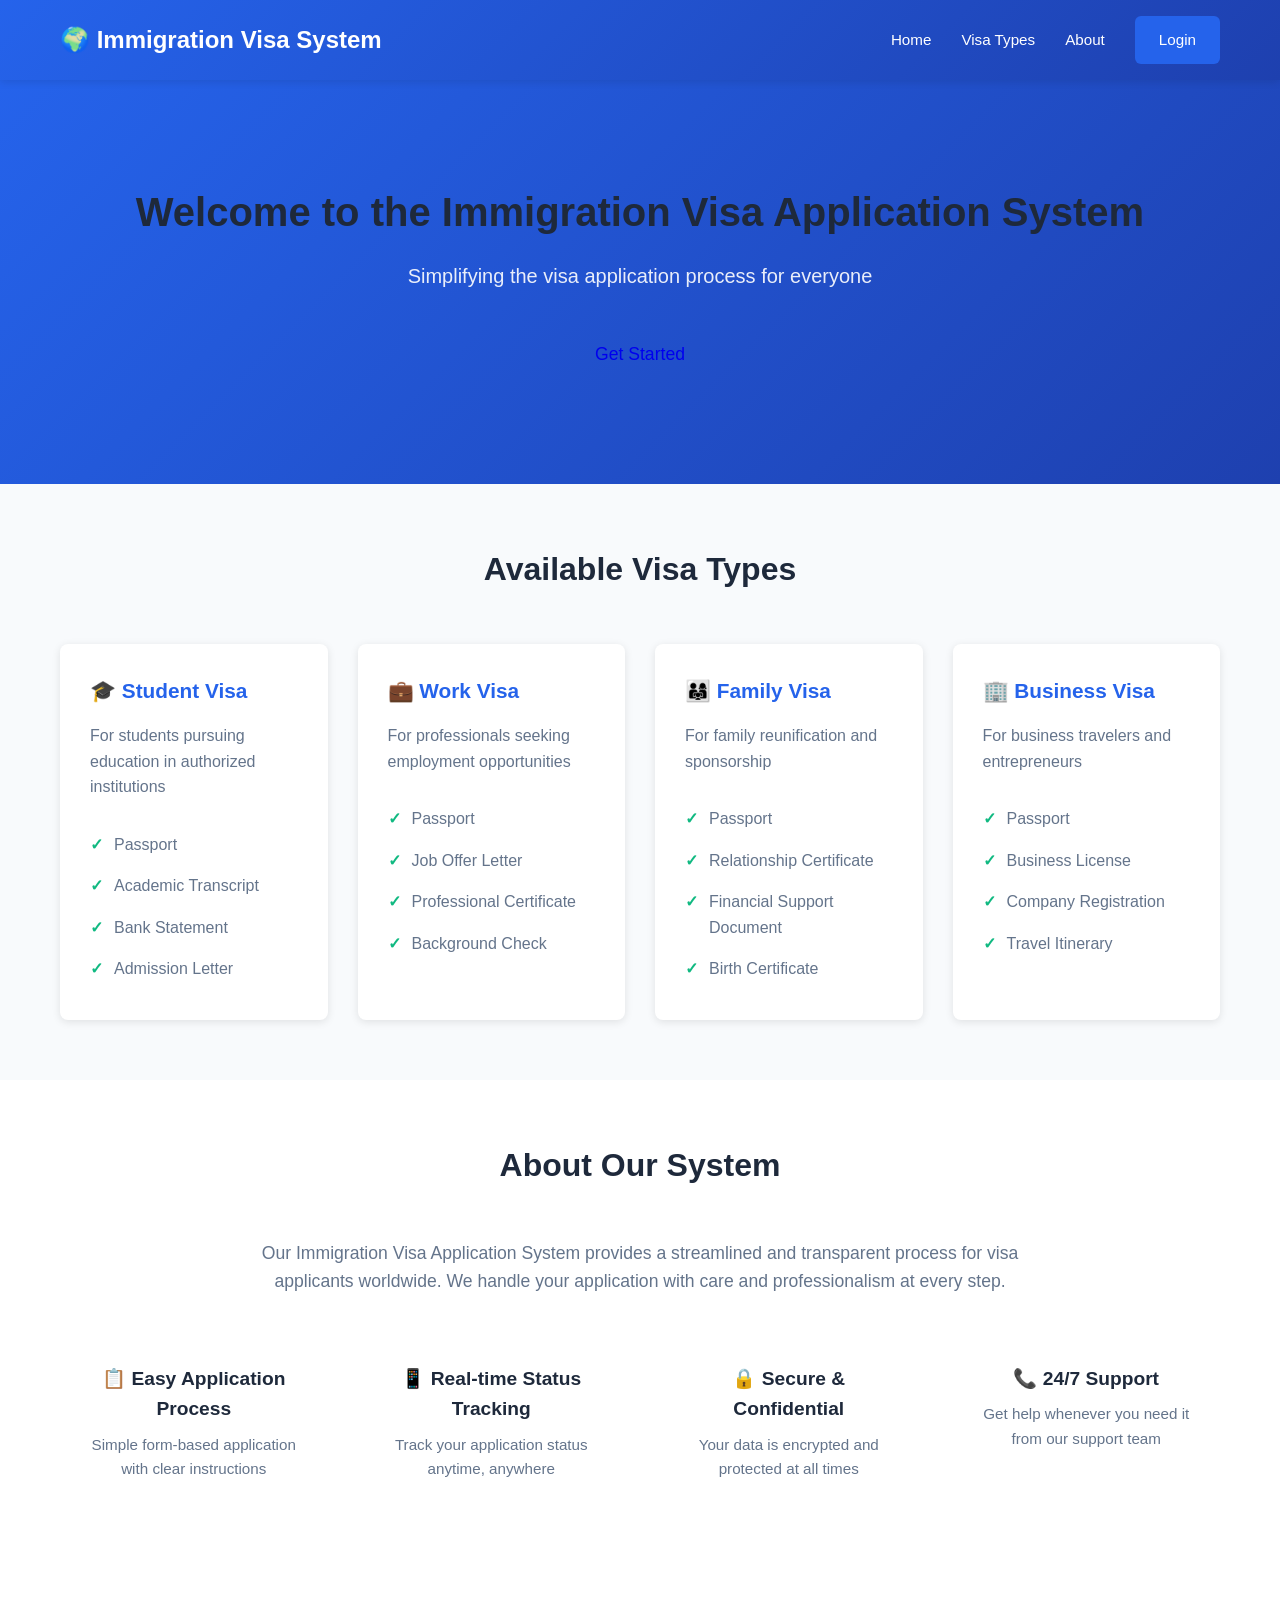
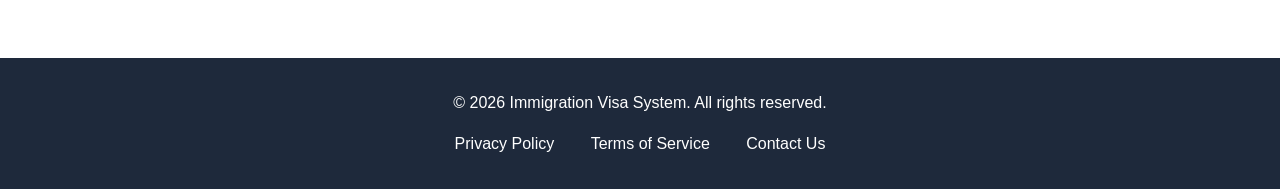
<file: Frontend/index.html>
<!DOCTYPE html>
<html lang="en">
<head>
    <meta charset="UTF-8">
    <meta name="viewport" content="width=device-width, initial-scale=1.0">
    <title>Immigration Visa System</title>
    <link rel="stylesheet" href="style.css">
</head>
<body>
    <!-- Navigation Bar -->
    <nav class="navbar">
        <div class="container">
            <div class="navbar-brand">
                <h1>🌍 Immigration Visa System</h1>
            </div>
            <ul class="navbar-menu">
                <li><a href="index.html">Home</a></li>
                <li><a href="#visa-types">Visa Types</a></li>
                <li><a href="#about">About</a></li>
                <li><a href="login.html" class="btn btn-primary">Login</a></li>
            </ul>
        </div>
    </nav>

    <!-- Hero Section -->
    <section class="hero">
        <div class="container">
            <div class="hero-content">
                <h2>Welcome to the Immigration Visa Application System</h2>
                <p>Simplifying the visa application process for everyone</p>
                <a href="login.html" class="btn btn-large">Get Started</a>
            </div>
        </div>
    </section>

    <!-- Visa Types Section -->
    <section id="visa-types" class="visa-types">
        <div class="container">
            <h2>Available Visa Types</h2>
            <div class="visa-grid">
                <div class="visa-card">
                    <h3>🎓 Student Visa</h3>
                    <p>For students pursuing education in authorized institutions</p>
                    <ul>
                        <li>Passport</li>
                        <li>Academic Transcript</li>
                        <li>Bank Statement</li>
                        <li>Admission Letter</li>
                    </ul>
                </div>

                <div class="visa-card">
                    <h3>💼 Work Visa</h3>
                    <p>For professionals seeking employment opportunities</p>
                    <ul>
                        <li>Passport</li>
                        <li>Job Offer Letter</li>
                        <li>Professional Certificate</li>
                        <li>Background Check</li>
                    </ul>
                </div>

                <div class="visa-card">
                    <h3>👨‍👩‍👧 Family Visa</h3>
                    <p>For family reunification and sponsorship</p>
                    <ul>
                        <li>Passport</li>
                        <li>Relationship Certificate</li>
                        <li>Financial Support Document</li>
                        <li>Birth Certificate</li>
                    </ul>
                </div>

                <div class="visa-card">
                    <h3>🏢 Business Visa</h3>
                    <p>For business travelers and entrepreneurs</p>
                    <ul>
                        <li>Passport</li>
                        <li>Business License</li>
                        <li>Company Registration</li>
                        <li>Travel Itinerary</li>
                    </ul>
                </div>
            </div>
        </div>
    </section>

    <!-- About Section -->
    <section id="about" class="about">
        <div class="container">
            <h2>About Our System</h2>
            <div class="about-content">
                <p>Our Immigration Visa Application System provides a streamlined and transparent process for visa applicants worldwide. We handle your application with care and professionalism at every step.</p>
                <div class="features">
                    <div class="feature">
                        <h4>📋 Easy Application Process</h4>
                        <p>Simple form-based application with clear instructions</p>
                    </div>
                    <div class="feature">
                        <h4>📱 Real-time Status Tracking</h4>
                        <p>Track your application status anytime, anywhere</p>
                    </div>
                    <div class="feature">
                        <h4>🔒 Secure & Confidential</h4>
                        <p>Your data is encrypted and protected at all times</p>
                    </div>
                    <div class="feature">
                        <h4>📞 24/7 Support</h4>
                        <p>Get help whenever you need it from our support team</p>
                    </div>
                </div>
            </div>
        </div>
    </section>

    <!-- Footer -->
    <footer class="footer">
        <div class="container">
            <p>&copy; 2026 Immigration Visa System. All rights reserved.</p>
            <div class="footer-links">
                <a href="#">Privacy Policy</a>
                <a href="#">Terms of Service</a>
                <a href="#">Contact Us</a>
            </div>
        </div>
    </footer>
</body>
</html>
</file>
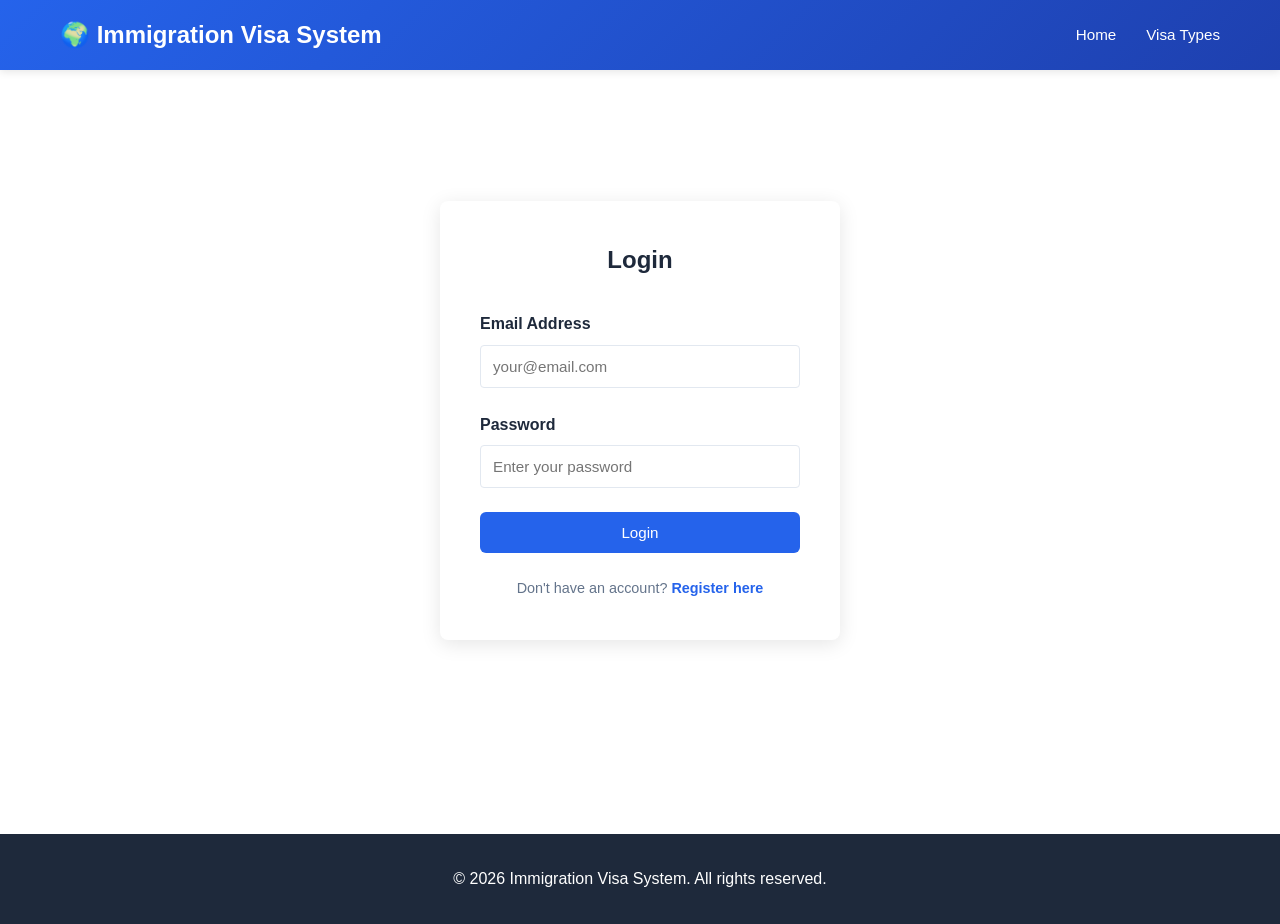
<file: Frontend/admin.html>
<!DOCTYPE html>
<html lang="en">
<head>
    <meta charset="UTF-8">
    <meta name="viewport" content="width=device-width, initial-scale=1.0">
    <title>Officer Dashboard - Immigration Visa System</title>
    <link rel="stylesheet" href="style.css">
</head>
<body>
    <!-- Navigation Bar -->
    <nav class="navbar">
        <div class="container">
            <div class="navbar-brand">
                <h1>🌍 Immigration Visa System — Officer Panel</h1>
            </div>
            <ul class="navbar-menu">
                <li><a href="#" onclick="handleLogout()" class="btn btn-secondary">Logout</a></li>
            </ul>
        </div>
    </nav>

    <div class="form-container">
        <div class="container">

            <!-- Filter Bar -->
            <div class="form-wrapper" style="margin-bottom: 20px;">
                <h2>All Applications</h2>
                <div class="form-group">
                    <label for="status-filter">Filter by Status</label>
                    <select id="status-filter" onchange="loadApplications()">
                        <option value="">All</option>
                        <option value="Submitted">Submitted</option>
                        <option value="Pending">Pending</option>
                        <option value="More Info">More Info</option>
                        <option value="Approved">Approved</option>
                        <option value="Rejected">Rejected</option>
                    </select>
                </div>
            </div>

            <!-- Applications List -->
            <div id="applications-list"></div>

        </div>
    </div>

    <footer class="footer">
        <div class="container">
            <p>&copy; 2026 Immigration Visa System. All rights reserved.</p>
        </div>
    </footer>

    <script>
        const API_BASE = 'http://127.0.0.1:8000';

        function getToken() {
            return localStorage.getItem('token');
        }

        function authHeaders(extra = {}) {
            return { 'Authorization': `Bearer ${getToken()}`, ...extra };
        }

        function checkOfficerAuth() {
            const token = getToken();
            const userStr = localStorage.getItem('user');
            if (!token || !userStr) {
                window.location.href = 'login.html';
                return;
            }
            const user = JSON.parse(userStr);
            if (user.role !== 'officer' && user.role !== 'admin') {
                alert('Access denied. Officer/Admin access only.');
                window.location.href = 'dashboard.html';
            }
        }

        function handleLogout() {
            localStorage.removeItem('token');
            localStorage.removeItem('user');
            window.location.href = 'login.html';
        }

        async function loadApplications() {
            const status = document.getElementById('status-filter').value;
            const url = status
                ? `${API_BASE}/api/admin/applications?status=${encodeURIComponent(status)}`
                : `${API_BASE}/api/admin/applications`;

            const response = await fetch(url, { headers: authHeaders() });
            if (response.status === 401) {
                handleLogout();
                return;
            }
            if (!response.ok) {
                alert('Failed to load applications');
                return;
            }
            const applications = await response.json();
            renderApplications(applications);
        }

        function renderApplications(applications) {
            const container = document.getElementById('applications-list');

            if (applications.length === 0) {
                container.innerHTML = '<div class="form-wrapper"><p>No applications found.</p></div>';
                return;
            }

            container.innerHTML = applications.map(app => `
                <div class="form-wrapper" style="margin-bottom: 16px;" id="app-card-${app.id}">
                    <div style="display:flex; justify-content:space-between; align-items:center; flex-wrap:wrap;">
                        <div>
                            <h3>${app.applicant_name} — ${app.visa_type_name}</h3>
                            <p>Email: ${app.applicant_email}</p>
                            <p>Submitted: ${app.submitted_at ? new Date(app.submitted_at).toLocaleString() : 'N/A'}</p>
                            <p>Status: <strong>${app.status}</strong></p>
                        </div>
                        <div>
                            <button class="btn btn-secondary" onclick="toggleDocuments(${app.id})">View Documents</button>
                        </div>
                    </div>

                    <div id="docs-${app.id}" style="display:none; margin-top: 16px;">
                        <div id="docs-list-${app.id}">Loading documents...</div>

                        <div class="form-group" style="margin-top: 16px;">
                            <label for="status-select-${app.id}">Update Application Status</label>
                            <select id="status-select-${app.id}">
                                <option value="Submitted" ${app.status === 'Submitted' ? 'selected' : ''}>Submitted</option>
                                <option value="Pending" ${app.status === 'Pending' ? 'selected' : ''}>Pending</option>
                                <option value="More Info" ${app.status === 'More Info' ? 'selected' : ''}>More Info</option>
                                <option value="Approved" ${app.status === 'Approved' ? 'selected' : ''}>Approved</option>
                                <option value="Rejected" ${app.status === 'Rejected' ? 'selected' : ''}>Rejected</option>
                            </select>
                            <button class="btn btn-primary" style="margin-top:8px;" onclick="updateApplicationStatus(${app.id})">Save Status</button>
                        </div>
                    </div>
                </div>
            `).join('');
        }

        async function toggleDocuments(appId) {
            const docsDiv = document.getElementById(`docs-${appId}`);
            const isHidden = docsDiv.style.display === 'none';
            docsDiv.style.display = isHidden ? 'block' : 'none';

            if (isHidden) {
                await loadDocuments(appId);
            }
        }

        async function loadDocuments(appId) {
            const response = await fetch(`${API_BASE}/api/admin/applications/${appId}/documents`, {
                headers: authHeaders()
            });
            const listDiv = document.getElementById(`docs-list-${appId}`);

            if (response.status === 401) {
                handleLogout();
                return;
            }
            if (!response.ok) {
                listDiv.innerHTML = '<p>Failed to load documents.</p>';
                return;
            }

            const documents = await response.json();

            if (documents.length === 0) {
                listDiv.innerHTML = '<p>No documents uploaded yet.</p>';
                return;
            }

            // doc.file_path is no longer sent by the API (documents are only
            // reachable through the authenticated /api/documents/{id}/file
            // route now), so "View File" fetches it with the auth header and
            // opens it as a blob instead of linking straight to a static path.
            listDiv.innerHTML = documents.map(doc => `
                <div class="document-list-item" style="display:flex; justify-content:space-between; align-items:center; padding:10px 0; border-bottom:1px solid #ddd;">
                    <div>
                        <strong>${doc.document_type}</strong>
                        <span style="margin-left:10px; color:${doc.verified ? 'green' : 'orange'};">
                            ${doc.verified ? '✅ Verified' : '⏳ Not Verified'}
                        </span>
                    </div>
                    <div>
                        <button class="btn btn-secondary" style="margin-right:8px;" onclick="viewDocument(${doc.id})">View File</button>
                        <button class="btn btn-primary" onclick="verifyDocument(${doc.id}, true, ${appId})">Approve</button>
                        <button class="btn btn-secondary" onclick="verifyDocument(${doc.id}, false, ${appId})">Reject</button>
                    </div>
                </div>
            `).join('');
        }

        async function viewDocument(docId) {
            try {
                const response = await fetch(`${API_BASE}/api/documents/${docId}/file`, {
                    headers: authHeaders()
                });
                if (response.status === 401) {
                    handleLogout();
                    return;
                }
                if (!response.ok) {
                    alert('Failed to load document');
                    return;
                }
                const blob = await response.blob();
                const url = URL.createObjectURL(blob);
                window.open(url, '_blank');
                // Release the blob URL once the browser has had a chance to load it.
                setTimeout(() => URL.revokeObjectURL(url), 60000);
            } catch (error) {
                console.error('Error viewing document:', error);
                alert('Failed to load document');
            }
        }

        async function verifyDocument(docId, verified, appId) {
            const response = await fetch(`${API_BASE}/api/admin/documents/${docId}/verify`, {
                method: 'PATCH',
                headers: authHeaders({ 'Content-Type': 'application/json' }),
                body: JSON.stringify({ verified })
            });

            if (response.status === 401) {
                handleLogout();
                return;
            }
            if (!response.ok) {
                alert('Failed to update document');
                return;
            }

            await loadDocuments(appId);
        }

        async function updateApplicationStatus(appId) {
            const newStatus = document.getElementById(`status-select-${appId}`).value;

            const response = await fetch(`${API_BASE}/api/admin/applications/${appId}/status`, {
                method: 'PATCH',
                headers: authHeaders({ 'Content-Type': 'application/json' }),
                body: JSON.stringify({ status: newStatus })
            });

            if (response.status === 401) {
                handleLogout();
                return;
            }
            if (!response.ok) {
                alert('Failed to update status');
                return;
            }

            alert('Application status updated to ' + newStatus);
            loadApplications();
        }

        window.addEventListener('load', () => {
            checkOfficerAuth();
            loadApplications();
        });
    </script>
</body>
</html>
</file>
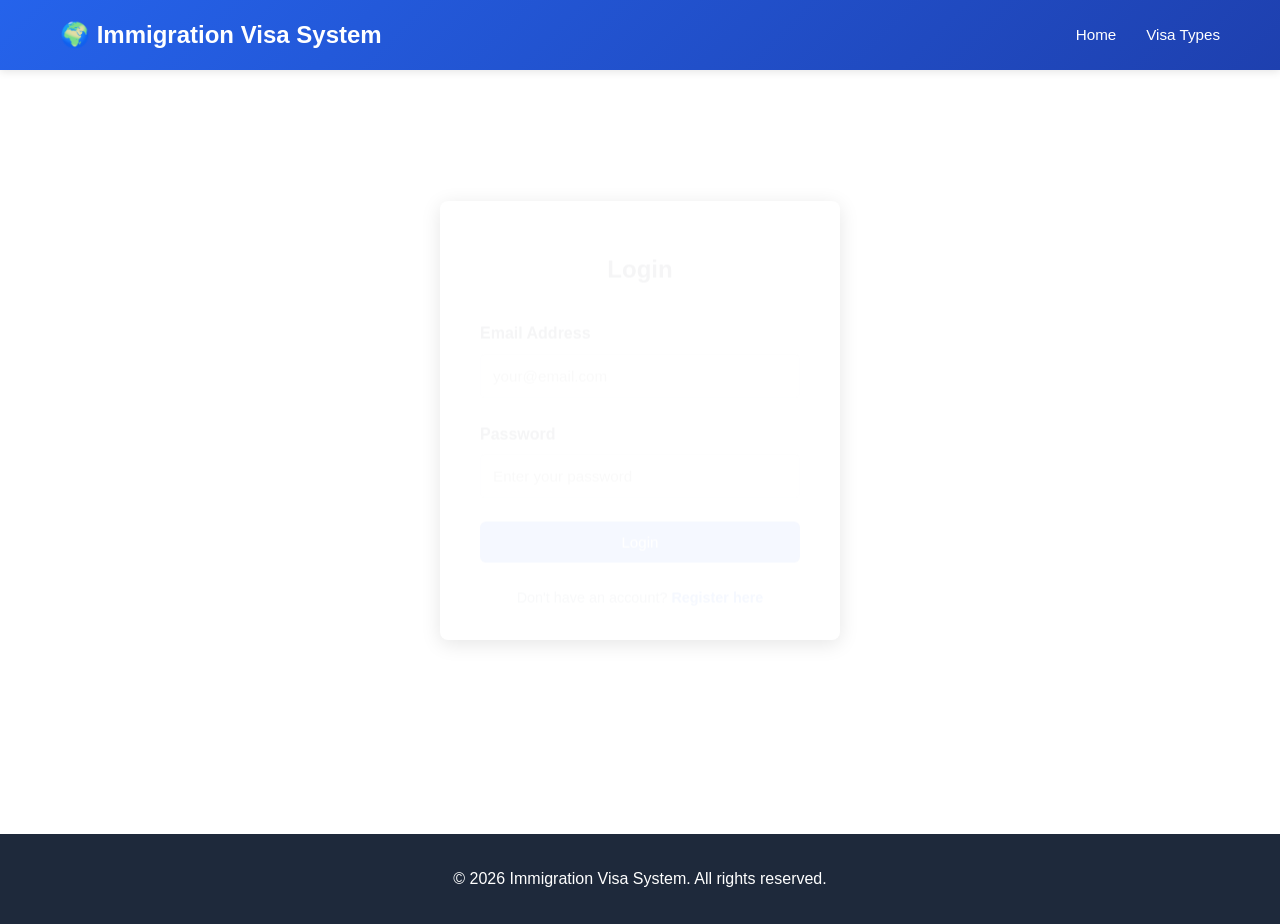
<file: Frontend/apply.html>
<!DOCTYPE html>
<html lang="en">
<head>
    <meta charset="UTF-8">
    <meta name="viewport" content="width=device-width, initial-scale=1.0">
    <title>New Application - Immigration Visa System</title>
    <link rel="stylesheet" href="style.css">
</head>
<body>
    <!-- Navigation Bar -->
    <nav class="navbar">
        <div class="container">
            <div class="navbar-brand">
                <h1>🌍 Immigration Visa System</h1>
            </div>
            <ul class="navbar-menu">
                <li><a href="dashboard.html">Dashboard</a></li>
                <li><a href="#" onclick="handleLogout()" class="btn btn-secondary">Logout</a></li>
            </ul>
        </div>
    </nav>

    <!-- Application Form -->
    <div class="form-container">
        <div class="container">
            <div class="form-wrapper">
                <h2>Create New Visa Application</h2>
                <form id="application-form" onsubmit="handleApplicationSubmit(event)">

                    <!-- Step 1: Select Visa Type -->
                    <div class="form-section">
                        <h3>Step 1: Select Visa Type</h3>
                        <p class="form-help">Choose the type of visa you are applying for</p>

                        <div class="form-group">
                            <label for="visa-type">Visa Type *</label>
                            <select id="visa-type" name="visa_type_id" required onchange="loadVisaRequirements()">
                                <option value="">-- Select Visa Type --</option>
                            </select>
                        </div>
                    </div>

                    <!-- Step 2: Visa Requirements -->
                    <div class="form-section" id="requirements-section" style="display: none;">
                        <h3>Step 2: Required Documents</h3>
                        <p class="form-help">Please check all required documents you will upload</p>

                        <div id="requirements-list" class="document-list">
                            <!-- Dynamically populated -->
                        </div>
                    </div>

                    <!-- Step 3: Document Upload -->
                    <div class="form-section" id="upload-section" style="display: none;">
                        <h3>Step 3: Upload Documents</h3>
                        <p class="form-help">Upload supporting documents for your application</p>

                        <div id="upload-fields" class="upload-fields">
                            <!-- Dynamically populated -->
                        </div>
                    </div>

                    <!-- Step 4: Review & Submit -->
                    <div class="form-section">
                        <h3>Step 4: Review & Submit</h3>
                        <div class="checkbox-group">
                            <label>
                                <input type="checkbox" name="terms" required>
                                I confirm that all information provided is accurate and true
                            </label>
                            <label>
                                <input type="checkbox" name="privacy" required>
                                I agree to the Privacy Policy and Terms of Service
                            </label>
                        </div>
                    </div>

                    <!-- Form Actions -->
                    <div class="form-actions">
                        <a href="dashboard.html" class="btn btn-secondary">Cancel</a>
                        <button type="submit" class="btn btn-primary" id="submit-btn">Submit Application</button>
                    </div>
                </form>
            </div>
        </div>
    </div>

    <!-- Footer -->
    <footer class="footer">
        <div class="container">
            <p>&copy; 2026 Immigration Visa System. All rights reserved.</p>
        </div>
    </footer>

    <script>
        const API_BASE = 'http://127.0.0.1:8000';
        // Must match the backend's ALLOWED_UPLOAD_EXTENSIONS / MAX_UPLOAD_BYTES in main.py
        const ALLOWED_EXTENSIONS = ['.pdf', '.jpg', '.jpeg', '.png'];
        const MAX_UPLOAD_BYTES = 10 * 1024 * 1024; // 10 MB

        let visaTypesData = {};

        function getToken() {
            return localStorage.getItem('token');
        }

        async function fetchVisaTypes() {
            const response = await fetch(`${API_BASE}/api/visa-types`);
            const data = await response.json();
            const select = document.getElementById('visa-type');
            data.forEach(vt => {
                visaTypesData[vt.id] = vt;
                const option = document.createElement('option');
                option.value = vt.id;
                option.textContent = vt.name;
                select.appendChild(option);
            });
        }

        // Check authentication
        function checkAuth() {
            const token = getToken();
            if (!token) {
                window.location.href = 'login.html';
                return;
            }
        }

        // Load visa requirements
        function loadVisaRequirements() {
            const visaTypeId = document.getElementById('visa-type').value;
            if (!visaTypeId) {
                document.getElementById('requirements-section').style.display = 'none';
                document.getElementById('upload-section').style.display = 'none';
                return;
            }

            const requirements = visaTypesData[visaTypeId].required_documents;
            document.getElementById('requirements-section').style.display = 'block';
            document.getElementById('upload-section').style.display = 'block';

            // Populate requirements checklist
            const requirementsList = document.getElementById('requirements-list');
            requirementsList.innerHTML = requirements.map(doc => `
                <label class="checkbox-item">
                    <input type="checkbox" class="doc-requirement" value="${doc}" checked disabled>
                    <span>${doc}</span>
                </label>
            `).join('');

            // Populate upload fields
            // NOTE: accept is now limited to pdf/jpg/jpeg/png because that's all
            // the backend will store (see ALLOWED_UPLOAD_EXTENSIONS in main.py).
            const uploadFields = document.getElementById('upload-fields');
            uploadFields.innerHTML = requirements.map((doc, idx) => `
                <div class="form-group">
                    <label for="doc-${idx}">${doc} *</label>
                    <input type="file" id="doc-${idx}" name="document_${idx}" required accept=".pdf,.jpg,.jpeg,.png">
                    <small>Supported: PDF, JPG, PNG (Max 10MB)</small>
                </div>
            `).join('');
        }

        function validateFiles(fileInputs) {
            for (const input of fileInputs) {
                const file = input.files[0];
                if (!file) continue;
                const ext = '.' + file.name.split('.').pop().toLowerCase();
                if (!ALLOWED_EXTENSIONS.includes(ext)) {
                    alert(`"${file.name}" is not a supported file type. Please upload PDF, JPG, or PNG files.`);
                    return false;
                }
                if (file.size > MAX_UPLOAD_BYTES) {
                    alert(`"${file.name}" is larger than 10MB. Please choose a smaller file.`);
                    return false;
                }
            }
            return true;
        }

        async function handleApplicationSubmit(event) {
            event.preventDefault();

            const token = getToken();
            const visaTypeId = document.getElementById('visa-type').value;

            if (!visaTypeId) {
                alert('Please select a visa type');
                return;
            }

            const uploadFields = document.getElementById('upload-fields');
            const fileInputs = Array.from(uploadFields.querySelectorAll('input[type="file"]'));

            if (!validateFiles(fileInputs)) {
                return;
            }

            const submitBtn = document.getElementById('submit-btn');
            submitBtn.disabled = true;
            submitBtn.textContent = 'Submitting...';

            try {
                // Token now goes in the Authorization header; visa_type_id stays
                // as a query param since it isn't sensitive.
                const appResponse = await fetch(`${API_BASE}/api/applications?visa_type_id=${visaTypeId}`, {
                    method: 'POST',
                    headers: {
                        'Authorization': `Bearer ${token}`
                    }
                });
                if (appResponse.status === 401) {
                    handleLogout();
                    return;
                }
                if (!appResponse.ok) {
                    const errData = await appResponse.json();
                    throw new Error(errData.detail || 'Error creating application');
                }
                const appData = await appResponse.json();

                const requirements = visaTypesData[visaTypeId].required_documents;

                for (let idx = 0; idx < fileInputs.length; idx++) {
                    const input = fileInputs[idx];
                    if (input.files.length > 0) {
                        const docFormData = new FormData();
                        docFormData.append('file', input.files[0]);
                        const uploadResponse = await fetch(
                            `${API_BASE}/api/applications/${appData.id}/documents?document_type=${encodeURIComponent(requirements[idx])}`,
                            {
                                method: 'POST',
                                headers: {
                                    'Authorization': `Bearer ${token}`
                                },
                                body: docFormData
                            }
                        );
                        if (!uploadResponse.ok) {
                            const errData = await uploadResponse.json().catch(() => ({}));
                            throw new Error(errData.detail || `Failed to upload "${requirements[idx]}"`);
                        }
                    }
                }

                alert('Application submitted successfully!');
                window.location.href = 'dashboard.html';
            } catch (error) {
                console.error('Error:', error);
                alert('Error submitting application: ' + error.message);
            } finally {
                submitBtn.disabled = false;
                submitBtn.textContent = 'Submit Application';
            }
        }

        function handleLogout() {
            localStorage.removeItem('token');
            localStorage.removeItem('user');
            window.location.href = 'login.html';
        }

        // Initialize on page load
        window.addEventListener('load', () => {
            checkAuth();
            fetchVisaTypes();
        });
    </script>
</body>
</html>
</file>
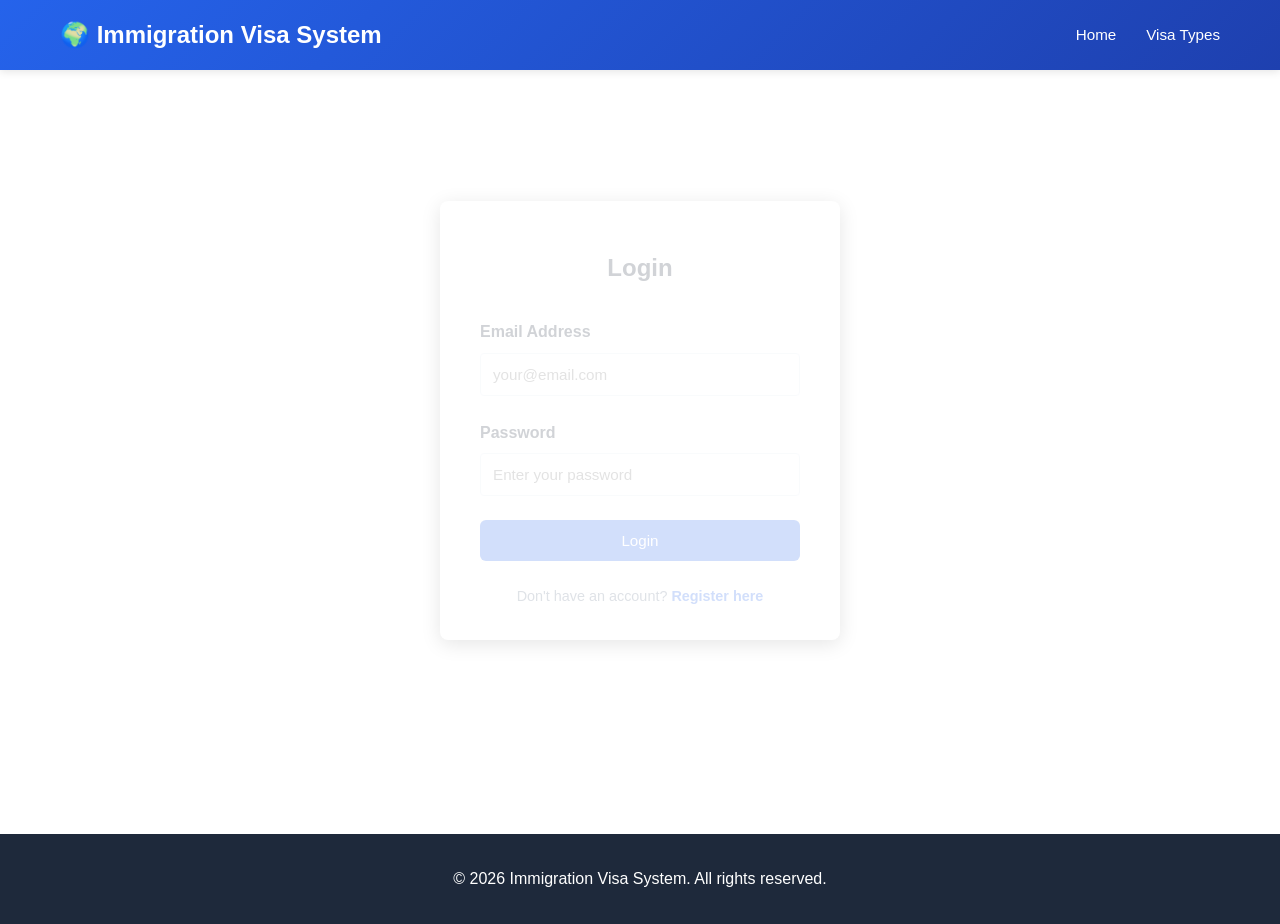
<file: Frontend/dashboard.html>
<!DOCTYPE html>
<html lang="en">
<head>
    <meta charset="UTF-8">
    <meta name="viewport" content="width=device-width, initial-scale=1.0">
    <title>Dashboard - Immigration Visa System</title>
    <link rel="stylesheet" href="style.css">
</head>
<body>
    <!-- Navigation Bar -->
    <nav class="navbar">
        <div class="container">
            <div class="navbar-brand">
                <h1>🌍 Immigration Visa System</h1>
            </div>
            <ul class="navbar-menu" id="navbar-menu">
                <li id="user-name">Welcome, User</li>
                <li><a href="apply.html" class="btn btn-primary">New Application</a></li>
                <li><a href="#" onclick="handleLogout()" class="btn btn-secondary">Logout</a></li>
            </ul>
        </div>
    </nav>

    <!-- Dashboard Content -->
    <div class="dashboard-container">
        <div class="container">
            <h2>Your Applications</h2>

            <!-- Quick Stats -->
            <div class="stats-grid">
                <div class="stat-card">
                    <h3>Total Applications</h3>
                    <p class="stat-number" id="total-apps">0</p>
                </div>
                <div class="stat-card">
                    <h3>Pending</h3>
                    <p class="stat-number pending" id="pending-apps">0</p>
                </div>
                <div class="stat-card">
                    <h3>Approved</h3>
                    <p class="stat-number approved" id="approved-apps">0</p>
                </div>
                <div class="stat-card">
                    <h3>Rejected</h3>
                    <p class="stat-number rejected" id="rejected-apps">0</p>
                </div>
            </div>

            <!-- Applications Table -->
            <div class="applications-section">
                <div class="section-header">
                    <h3>Your Visa Applications</h3>
                    <a href="apply.html" class="btn btn-primary">Start New Application</a>
                </div>

                <table class="applications-table">
                    <thead>
                        <tr>
                            <th>Application ID</th>
                            <th>Visa Type</th>
                            <th>Status</th>
                            <th>Submitted Date</th>
                            <th>Actions</th>
                        </tr>
                    </thead>
                    <tbody id="applications-body">
                        <tr>
                            <td colspan="5" class="text-center">Loading applications...</td>
                        </tr>
                    </tbody>
                </table>
            </div>
        </div>
    </div>

    <!-- Footer -->
    <footer class="footer">
        <div class="container">
            <p>&copy; 2026 Immigration Visa System. All rights reserved.</p>
        </div>
    </footer>

    <script>
        const API_BASE = 'http://127.0.0.1:8000';

        function getToken() {
            return localStorage.getItem('token');
        }

        // Check authentication
        function checkAuth() {
            const token = getToken();
            if (!token) {
                window.location.href = 'login.html';
                return;
            }
        }

        // Load user data
        function loadUserData() {
            const user = JSON.parse(localStorage.getItem('user') || '{}');
            document.getElementById('user-name').textContent = `Welcome, ${user.full_name || 'User'}`;

            // Show Admin Panel link only for officer/admin roles
            if (user.role === 'officer' || user.role === 'admin') {
                const navMenu = document.getElementById('navbar-menu');
                const adminItem = document.createElement('li');
                adminItem.innerHTML = '<a href="admin.html" class="btn btn-primary">Admin Panel</a>';
                navMenu.insertBefore(adminItem, navMenu.firstChild.nextSibling);
            }
        }

        // Load applications
        function loadApplications() {
            const token = getToken();

            // Token now goes in the Authorization header instead of the URL
            // (query-string tokens end up in browser history and server logs).
            fetch(`${API_BASE}/api/applications`, {
                method: 'GET',
                headers: {
                    'Content-Type': 'application/json',
                    'Authorization': `Bearer ${token}`
                }
            })
            .then(response => {
                if (response.status === 401) {
                    handleLogout();
                    throw new Error('Session expired. Please log in again.');
                }
                if (!response.ok) {
                    return response.json().then(errData => {
                        throw new Error(errData.detail || `Failed to load applications (status ${response.status})`);
                    });
                }
                return response.json();
            })
            .then(data => {
                displayApplications(data.applications || []);
                updateStats(data.applications || []);
            })
            .catch(error => {
                console.error('Error loading applications:', error);
                document.getElementById('applications-body').innerHTML =
                    `<tr><td colspan="5" class="text-center">Error loading applications: ${error.message}</td></tr>`;
            });
        }

        function displayApplications(applications) {
            const tbody = document.getElementById('applications-body');

            if (applications.length === 0) {
                tbody.innerHTML = '<tr><td colspan="5" class="text-center">No applications yet. <a href="apply.html">Start one now</a></td></tr>';
                return;
            }

            tbody.innerHTML = applications.map(app => `
                <tr>
                    <td>#${app.id}</td>
                    <td>${app.visa_type_name || 'Unknown'}</td>
                    <td><span class="status-badge status-${app.status.toLowerCase().replace(/\s+/g, '-')}">${app.status}</span></td>
                    <td>${app.submitted_at ? new Date(app.submitted_at).toLocaleDateString() : 'N/A'}</td>
                    <td>
                        <a href="status.html?id=${app.id}" class="btn btn-small">View</a>
                    </td>
                </tr>
            `).join('');
        }

        function updateStats(applications) {
            const total = applications.length;
            const pending = applications.filter(a => a.status === 'Submitted' || a.status === 'Pending').length;
            const approved = applications.filter(a => a.status === 'Approved').length;
            const rejected = applications.filter(a => a.status === 'Rejected').length;

            document.getElementById('total-apps').textContent = total;
            document.getElementById('pending-apps').textContent = pending;
            document.getElementById('approved-apps').textContent = approved;
            document.getElementById('rejected-apps').textContent = rejected;
        }

        function handleLogout() {
            localStorage.removeItem('token');
            localStorage.removeItem('user');
            window.location.href = 'login.html';
        }

        // Initialize on page load
        window.addEventListener('load', () => {
            checkAuth();
            loadUserData();
            loadApplications();
        });

        // Auto-refresh every 30 seconds
        setInterval(loadApplications, 30000);
    </script>
</body>
</html>
</file>
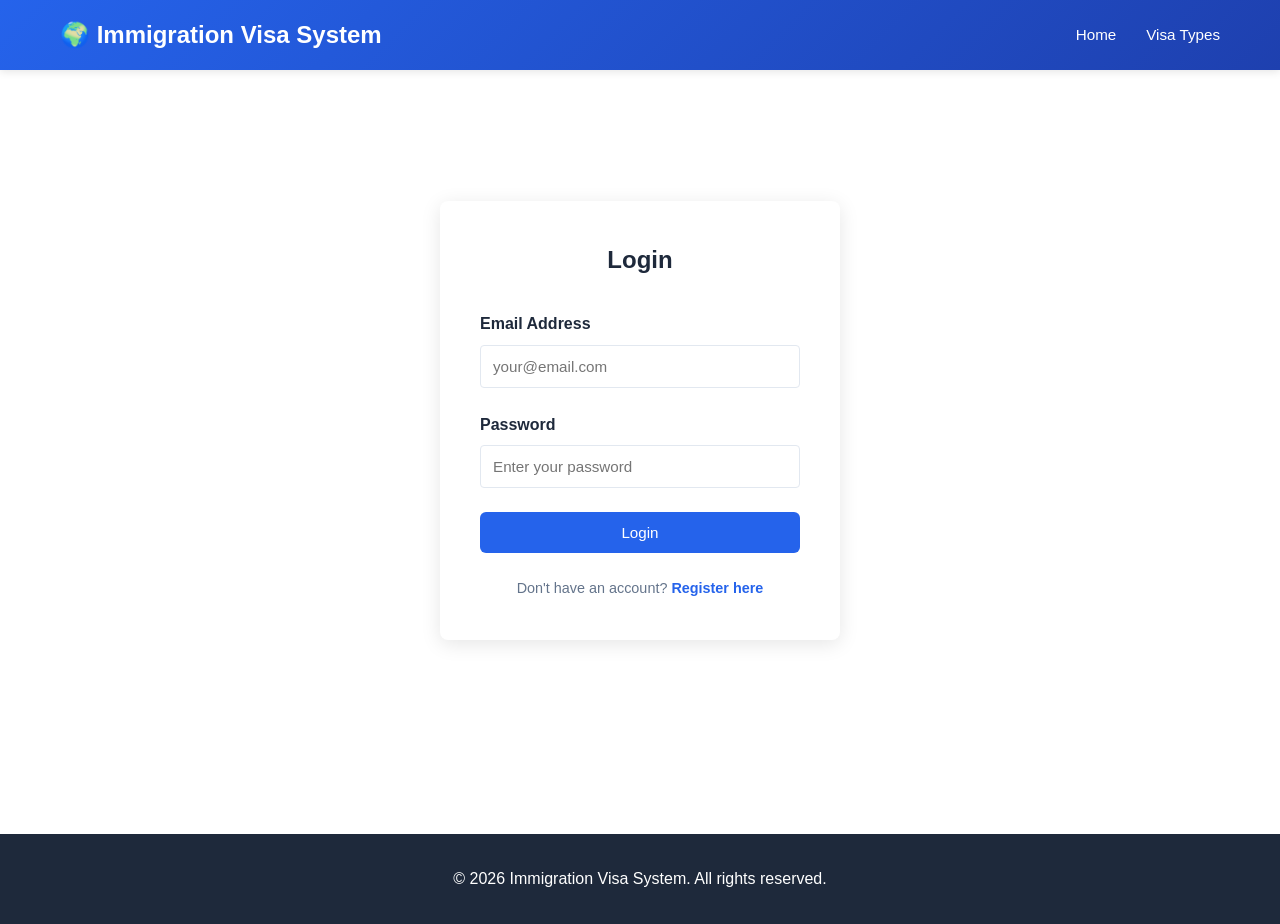
<file: Frontend/login.html>
<!DOCTYPE html>
<html lang="en">
<head>
    <meta charset="UTF-8">
    <meta name="viewport" content="width=device-width, initial-scale=1.0">
    <title>Login / Register - Immigration Visa System</title>
    <link rel="stylesheet" href="style.css">
</head>
<body>
    <!-- Navigation Bar -->
    <nav class="navbar">
        <div class="container">
            <div class="navbar-brand">
                <h1>🌍 Immigration Visa System</h1>
            </div>
            <ul class="navbar-menu">
                <li><a href="index.html">Home</a></li>
                <li><a href="index.html#visa-types">Visa Types</a></li>
            </ul>
        </div>
    </nav>

    <!-- Auth Container -->
    <div class="auth-container">
        <div class="auth-wrapper">
            <!-- Login Form -->
            <div id="login-form" class="auth-form active">
                <h2>Login</h2>
                <form onsubmit="handleLogin(event)">
                    <div class="form-group">
                        <label for="login-email">Email Address</label>
                        <input type="email" id="login-email" name="email" required placeholder="your@email.com">
                    </div>
                    <div class="form-group">
                        <label for="login-password">Password</label>
                        <input type="password" id="login-password" name="password" required placeholder="Enter your password">
                    </div>
                    <button type="submit" class="btn btn-primary btn-block">Login</button>
                </form>
                <p class="toggle-text">Don't have an account? <a href="#" onclick="toggleForms()">Register here</a></p>
            </div>

            <!-- Register Form -->
            <div id="register-form" class="auth-form">
                <h2>Create Account</h2>
                <form onsubmit="handleRegister(event)">
                    <div class="form-group">
                        <label for="register-name">Full Name</label>
                        <input type="text" id="register-name" name="full_name" required placeholder="John Doe">
                    </div>
                    <div class="form-group">
                        <label for="register-email">Email Address</label>
                        <input type="email" id="register-email" name="email" required placeholder="your@email.com">
                    </div>

                    <!-- NEW: Personal Details -->
                    <div class="form-group">
                        <label for="register-country">Country of Origin</label>
                        <input type="text" id="register-country" name="country_of_origin" placeholder="e.g. Kenya">
                    </div>
                    <div class="form-group">
                        <label for="register-dob">Date of Birth</label>
                        <input type="date" id="register-dob" name="date_of_birth">
                    </div>
                    <div class="form-group">
                        <label for="register-passport">Passport Number</label>
                        <input type="text" id="register-passport" name="passport_number" placeholder="e.g. A12345678">
                    </div>
                    <div class="form-group">
                        <label for="register-phone">Phone Number</label>
                        <input type="tel" id="register-phone" name="phone_number" placeholder="e.g. +254712345678">
                    </div>
                    <div class="form-group">
                        <label for="register-address">Address</label>
                        <input type="text" id="register-address" name="address" placeholder="Street, City, Postal Code">
                    </div>
                    <!-- END NEW -->

                    <div class="form-group">
                        <label for="register-password">Password</label>
                        <input type="password" id="register-password" name="password" required placeholder="Choose a strong password">
                    </div>
                    <div class="form-group">
                        <label for="register-confirm">Confirm Password</label>
                        <input type="password" id="register-confirm" name="confirm_password" required placeholder="Confirm your password">
                    </div>
                    <button type="submit" class="btn btn-primary btn-block">Create Account</button>
                </form>
                <p class="toggle-text">Already have an account? <a href="#" onclick="toggleForms()">Login here</a></p>
            </div>
        </div>
    </div>

    <!-- Footer -->
    <footer class="footer">
        <div class="container">
            <p>&copy; 2026 Immigration Visa System. All rights reserved.</p>
        </div>
    </footer>

    <script>
        function toggleForms() {
            const loginForm = document.getElementById('login-form');
            const registerForm = document.querySelector('#register-form form').reset();
            loginForm.classList.toggle('active');
            registerForm.classList.toggle('active');
        }

        function handleLogin(event) {
            event.preventDefault();
            const email = document.getElementById('login-email').value;
            const password = document.getElementById('login-password').value;
            
            fetch('/api/login', {
                method: 'POST',
                headers: {
                    'Content-Type': 'application/json',
                },
                body: JSON.stringify({ email, password })
            })
            .then(response => response.json())
            .then(data => {
                if (data.access_token) {
                    localStorage.setItem('token', data.access_token);
                    localStorage.setItem('user', JSON.stringify(data.user));
                    window.location.href = 'dashboard.html';
                } else {
                    alert('Login failed: ' + (data.detail || 'Unknown error'));
                }
            })
            .catch(error => {
                console.error('Error:', error);
                alert('Login failed. Please try again.');
            });
        }

        function handleRegister(event) {
            event.preventDefault();
            const name = document.getElementById('register-name').value;
            const email = document.getElementById('register-email').value;
            const password = document.getElementById('register-password').value;
            const confirmPassword = document.getElementById('register-confirm').value;

            // NEW: read personal details fields
            const countryOfOrigin = document.getElementById('register-country').value;
            const dateOfBirth = document.getElementById('register-dob').value;
            const passportNumber = document.getElementById('register-passport').value;
            const phoneNumber = document.getElementById('register-phone').value;
            const address = document.getElementById('register-address').value;

            if (password !== confirmPassword) {
                alert('Passwords do not match!');
                return;
            }

            fetch('http://127.0.0.1:8000/api/register', {
                method: 'POST',
                headers: {
                    'Content-Type': 'application/json',
                },
                body: JSON.stringify({
                    full_name: name,
                    email,
                    password,
                    country_of_origin: countryOfOrigin,
                    date_of_birth: dateOfBirth,
                    passport_number: passportNumber,
                    phone_number: phoneNumber,
                    address: address
                })
            })
            .then(response => {
                if (!response.ok) {
                    return response.json().then(data => {
                        throw new Error(data.detail || 'Registration failed');
                    });
                }
                return response.json();
            })
            .then(data => {
                if (data.id) {
                    alert('Account created successfully! Please login.');
                    document.getElementById('register-form').reset();
                    toggleForms();
                } else {
                    alert('Registration failed: ' + (data.detail || 'Unknown error'));
                }
            })
            .catch(error => {
                console.error('Error:', error);
                alert('Registration failed: ' + error.message);
            });
        }

        // Check if already logged in
        window.addEventListener('load', () => {
            const token = localStorage.getItem('token');
            if (token) {
                window.location.href = 'dashboard.html';
            }
        });
    </script>
</body>
</html>
</file>
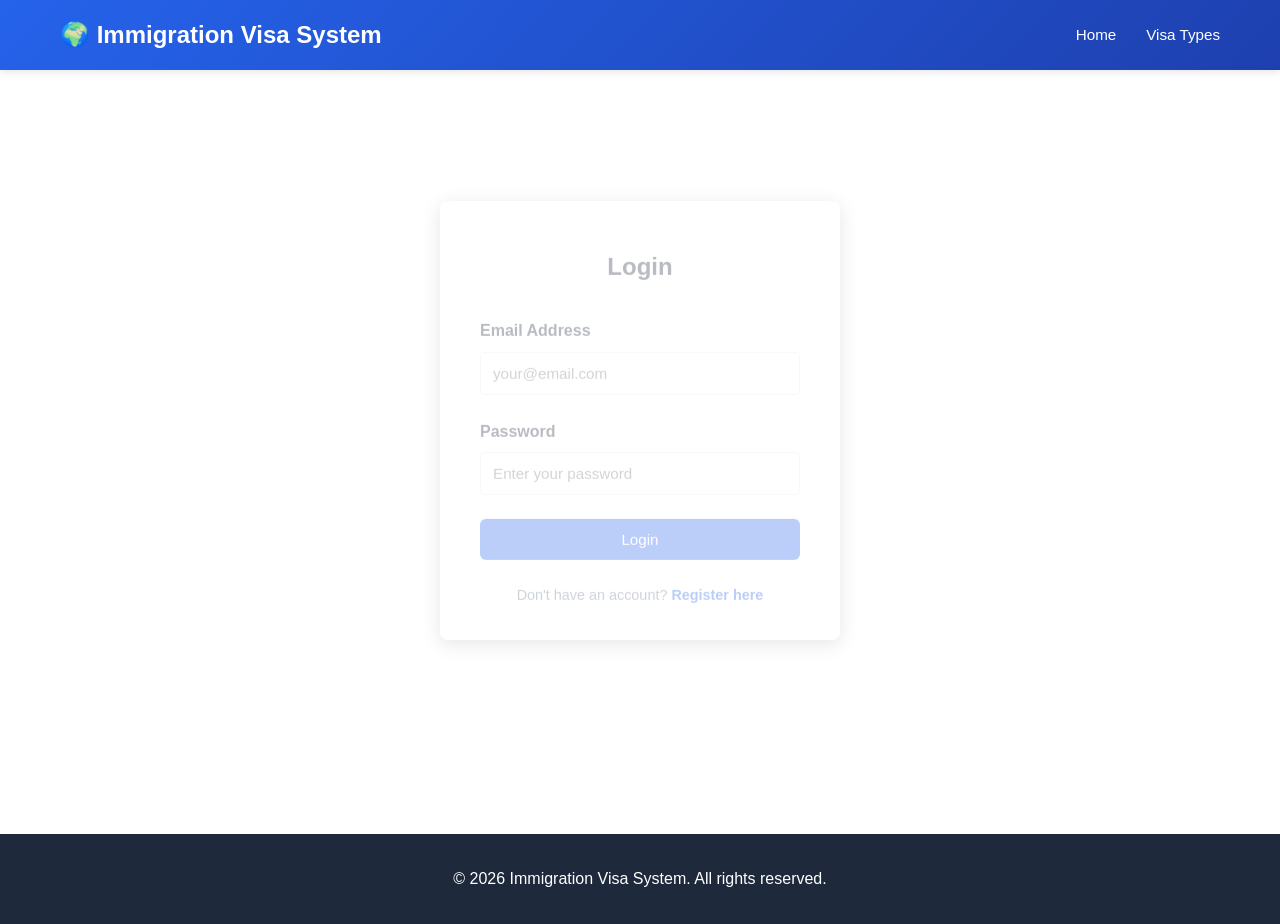
<file: Frontend/status.html>
<!DOCTYPE html>
<html lang="en">
<head>
    <meta charset="UTF-8">
    <meta name="viewport" content="width=device-width, initial-scale=1.0">
    <title>Application Status - Immigration Visa System</title>
    <link rel="stylesheet" href="style.css">
    <style>
        .payment-section {
            margin-top: 20px;
            padding: 16px;
            border: 1px solid #333;
            border-radius: 8px;
        }
        .payment-status-msg {
            margin-top: 10px;
            font-size: 14px;
        }
        .modal {
            position: fixed; top: 0; left: 0; width: 100%; height: 100%;
            background: rgba(0,0,0,0.6); display: none;
            align-items: center; justify-content: center; z-index: 1000;
        }
        .modal-content {
            background: #1e1e1e; color: #fff; padding: 24px; border-radius: 8px;
            width: 320px; display: flex; flex-direction: column; gap: 10px;
        }
        .modal-content input {
            padding: 8px; border-radius: 4px; border: 1px solid #444; background: #2a2a2a; color: #fff;
        }
        .modal-content button { padding: 8px; border-radius: 6px; border: none; cursor: pointer; }
        #pay-error { color: #f87171; font-size: 13px; min-height: 16px; }
    </style>
</head>
<body>
    <!-- Navigation Bar -->
    <nav class="navbar">
        <div class="container">
            <div class="navbar-brand">
                <h1>🌍 Immigration Visa System</h1>
            </div>
            <ul class="navbar-menu">
                <li><a href="dashboard.html">Dashboard</a></li>
                <li><a href="#" onclick="handleLogout()" class="btn btn-secondary">Logout</a></li>
            </ul>
        </div>
    </nav>

    <!-- Application Status -->
    <div class="status-container">
        <div class="container">
            <a href="dashboard.html" class="back-link">← Back to Dashboard</a>

            <div class="status-card">
                <div class="status-header">
                    <h2>Application #<span id="app-id">-</span></h2>
                    <span id="status-badge" class="status-badge"></span>
                </div>

                <!-- Status Timeline -->
                <div class="timeline-section">
                    <h3>Application Timeline</h3>
                    <div class="timeline">
                        <div class="timeline-item completed">
                            <div class="timeline-marker"></div>
                            <div class="timeline-content">
                                <h4>Submitted</h4>
                                <p id="submitted-date">-</p>
                            </div>
                        </div>

                        <div class="timeline-item" id="review-timeline">
                            <div class="timeline-marker"></div>
                            <div class="timeline-content">
                                <h4>Under Review</h4>
                                <p>Your application is being reviewed by our team</p>
                            </div>
                        </div>

                        <div class="timeline-item" id="decision-timeline">
                            <div class="timeline-marker"></div>
                            <div class="timeline-content">
                                <h4>Decision</h4>
                                <p>Waiting for final decision</p>
                            </div>
                        </div>
                    </div>
                </div>

                <!-- Application Details -->
                <div class="details-section">
                    <h3>Application Details</h3>
                    <div class="details-grid">
                        <div class="detail-item">
                            <label>Visa Type</label>
                            <p id="visa-type">-</p>
                        </div>
                        <div class="detail-item">
                            <label>Application ID</label>
                            <p id="app-id-detail">-</p>
                        </div>
                        <div class="detail-item">
                            <label>Status</label>
                            <p id="status-detail">-</p>
                        </div>
                        <div class="detail-item">
                            <label>Submitted Date</label>
                            <p id="submitted-detail">-</p>
                        </div>
                    </div>
                </div>

                <!-- Payment Section -->
                <div class="payment-section">
                    <h3>Application Fee</h3>
                    <button class="btn btn-primary" onclick="openPaymentModal()">Pay Now (M-Pesa)</button>
                    <div id="payment-status-msg" class="payment-status-msg"></div>
                </div>

                <!-- Documents Section -->
                <div class="documents-section">
                    <h3>Uploaded Documents</h3>
                    <div class="documents-list" id="documents-list">
                        <p>Loading documents...</p>
                    </div>
                </div>

                <!-- Messages Section -->
                <div class="messages-section">
                    <h3>Messages & Updates</h3>
                    <div class="messages-list" id="messages-list">
                        <p class="no-messages">No messages yet</p>
                    </div>
                </div>

                <!-- Actions -->
                <div class="status-actions">
                    <button class="btn btn-secondary" onclick="downloadStatusPDF()">Download Status Report</button>
                    <button class="btn btn-secondary" onclick="contactSupport()">Contact Support</button>
                </div>
            </div>
        </div>
    </div>

    <!-- Payment Modal -->
    <div id="payment-modal" class="modal">
        <div class="modal-content">
            <h3>Pay Visa Application Fee</h3>
            <label>Amount (KES)</label>
            <input type="number" id="pay-amount" placeholder="e.g. 5000" />
            <label>M-Pesa Phone Number</label>
            <input type="text" id="pay-phone" placeholder="0712345678" />
            <div id="pay-error"></div>
            <button onclick="submitPayment()" style="background:#16a34a; color:#fff;">Send STK Push</button>
            <button onclick="closePaymentModal()" style="background:#444; color:#fff;">Cancel</button>
        </div>
    </div>

    <!-- Footer -->
    <footer class="footer">
        <div class="container">
            <p>&copy; 2026 Immigration Visa System. All rights reserved.</p>
        </div>
    </footer>

    <script>
        const API_BASE = 'http://127.0.0.1:8000';

        function getToken() {
            return localStorage.getItem('token');
        }

        function getApplicationId() {
            const params = new URLSearchParams(window.location.search);
            return params.get('id');
        }

        function checkAuth() {
            const token = getToken();
            if (!token) {
                window.location.href = 'login.html';
                return;
            }
        }

        function authHeaders() {
            return {
                'Content-Type': 'application/json',
                'Authorization': `Bearer ${getToken()}`
            };
        }

        // Load application status
        function loadApplicationStatus() {
            const appId = getApplicationId();

            if (!appId) {
                alert('Invalid application ID');
                window.location.href = 'dashboard.html';
                return;
            }

            fetch(`${API_BASE}/api/applications/${appId}`, {
                method: 'GET',
                headers: authHeaders()
            })
            .then(response => {
                if (response.status === 401) {
                    handleLogout();
                    throw new Error('Session expired. Please log in again.');
                }
                if (!response.ok) {
                    throw new Error('Failed to load application');
                }
                return response.json();
            })
            .then(data => {
                displayApplicationStatus(data);
                loadApplicationDocuments(appId);
            })
            .catch(error => {
                console.error('Error:', error);
                alert('Error loading application status: ' + error.message);
            });
        }

        function displayApplicationStatus(app) {
            document.getElementById('app-id').textContent = app.id;
            document.getElementById('app-id-detail').textContent = app.id;
            document.getElementById('visa-type').textContent = app.visa_type_name || 'Unknown';
            document.getElementById('status-detail').textContent = app.status;
            document.getElementById('submitted-detail').textContent = new Date(app.submitted_at).toLocaleDateString();
            document.getElementById('submitted-date').textContent = new Date(app.submitted_at).toLocaleString();

            const statusBadge = document.getElementById('status-badge');
            const reviewTimeline = document.getElementById('review-timeline');
            const decisionTimeline = document.getElementById('decision-timeline');

            statusBadge.className = `status-badge status-${app.status.toLowerCase().replace(/\s+/g, '-')}`;
            statusBadge.textContent = app.status;

            if (app.status === 'Submitted' || app.status === 'Pending') {
                reviewTimeline.classList.add('active');
            } else if (app.status === 'Approved' || app.status === 'Rejected' || app.status === 'More Info') {
                reviewTimeline.classList.add('completed');
                decisionTimeline.classList.add('completed');
            }
        }

        function loadApplicationDocuments(appId) {
            fetch(`${API_BASE}/api/applications/${appId}/documents`, {
                method: 'GET',
                headers: authHeaders()
            })
            .then(response => {
                if (!response.ok) {
                    throw new Error('Failed to load documents');
                }
                return response.json();
            })
            .then(documents => {
                displayDocuments(documents);
            })
            .catch(error => {
                console.error('Error loading documents:', error);
                document.getElementById('documents-list').innerHTML = '<p>Error loading documents</p>';
            });
        }

        function displayDocuments(documents) {
            const list = document.getElementById('documents-list');

            if (!documents || documents.length === 0) {
                list.innerHTML = '<p>No documents uploaded</p>';
                return;
            }

            list.innerHTML = documents.map(doc => `
                <div class="document-item">
                    <div class="doc-info">
                        <h4>${doc.document_type}</h4>
                        <p><small>Status: ${doc.verified ? '✓ Verified' : 'Pending Verification'}</small></p>
                    </div>
                    <div class="doc-actions">
                        <button class="btn btn-small" onclick="downloadDocument(${doc.id})">Download</button>
                    </div>
                </div>
            `).join('');
        }

        // Documents are no longer served as plain static files, so downloading
        // requires an authenticated fetch -> blob -> temporary link, rather
        // than a plain <a href>.
        async function downloadDocument(docId) {
            try {
                const res = await fetch(`${API_BASE}/api/documents/${docId}/file`, {
                    headers: { 'Authorization': `Bearer ${getToken()}` }
                });
                if (!res.ok) {
                    alert('Could not download document.');
                    return;
                }
                const blob = await res.blob();
                const url = window.URL.createObjectURL(blob);
                const a = document.createElement('a');
                a.href = url;
                a.download = `document-${docId}`;
                document.body.appendChild(a);
                a.click();
                a.remove();
                window.URL.revokeObjectURL(url);
            } catch (err) {
                alert('Error downloading document.');
            }
        }

        // --- Payment ---

        function openPaymentModal() {
            document.getElementById('pay-error').textContent = '';
            document.getElementById('pay-amount').value = '';
            document.getElementById('pay-phone').value = '';
            document.getElementById('payment-modal').style.display = 'flex';
        }

        function closePaymentModal() {
            document.getElementById('payment-modal').style.display = 'none';
        }

        async function submitPayment() {
            const appId = getApplicationId();
            const amount = document.getElementById('pay-amount').value;
            const phone = document.getElementById('pay-phone').value;
            const errorEl = document.getElementById('pay-error');
            errorEl.textContent = '';

            if (!amount || !phone) {
                errorEl.textContent = 'Enter both amount and phone number.';
                return;
            }

            try {
                const res = await fetch(`${API_BASE}/api/applications/${appId}/pay`, {
                    method: 'POST',
                    headers: authHeaders(),
                    body: JSON.stringify({
                        application_id: parseInt(appId, 10),
                        amount: parseInt(amount, 10),
                        phone_number: phone
                    })
                });

                const data = await res.json();

                if (!res.ok) {
                    errorEl.textContent = data.detail || 'Payment request failed.';
                    return;
                }

                closePaymentModal();
                const statusMsg = document.getElementById('payment-status-msg');
                statusMsg.textContent = 'STK push sent — check your phone for the M-Pesa PIN prompt.';
                pollPaymentStatus(appId);
            } catch (err) {
                errorEl.textContent = 'Network error. Please try again.';
            }
        }

        function pollPaymentStatus(appId) {
            const statusMsg = document.getElementById('payment-status-msg');
            let attempts = 0;
            const maxAttempts = 20; // ~60 seconds at 3s intervals

            const interval = setInterval(async () => {
                attempts++;
                try {
                    const res = await fetch(`${API_BASE}/api/applications/${appId}/payments`, {
                        headers: authHeaders()
                    });
                    const paymentsData = await res.json();
                    const latest = paymentsData[paymentsData.length - 1];

                    if (latest) {
                        if (latest.status === 'Completed') {
                            statusMsg.textContent = '✅ Payment confirmed.';
                            clearInterval(interval);
                            return;
                        }
                        if (latest.status === 'Failed') {
                            statusMsg.textContent = '❌ Payment failed or was cancelled. Please try again.';
                            clearInterval(interval);
                            return;
                        }
                    }

                    if (attempts >= maxAttempts) {
                        statusMsg.textContent = 'Still pending — check back shortly, or try again.';
                        clearInterval(interval);
                    }
                } catch (err) {
                    // silent retry
                }
            }, 3000);
        }

        function downloadStatusPDF() {
            alert('Status report download feature coming soon!');
        }

        function contactSupport() {
            alert('Support contact: support@immigrationvisa.gov');
        }

        function handleLogout() {
            localStorage.removeItem('token');
            localStorage.removeItem('user');
            window.location.href = 'login.html';
        }

        // Initialize on page load
        window.addEventListener('load', () => {
            checkAuth();
            loadApplicationStatus();

            // Auto-refresh every 1 minute
            setInterval(loadApplicationStatus, 60000);
        });
    </script>
</body>
</html>
</file>
<file: Frontend/style.css>
/* Global Styles */
* {
    margin: 0;
    padding: 0;
    box-sizing: border-box;
}

:root {
    --primary-color: #2563eb;
    --secondary-color: #64748b;
    --success-color: #10b981;
    --warning-color: #f59e0b;
    --danger-color: #ef4444;
    --light-bg: #f8fafc;
    --border-color: #e2e8f0;
    --text-dark: #1e293b;
    --text-light: #64748b;
}

html, body {
    font-family: 'Segoe UI', Tahoma, Geneva, Verdana, sans-serif;
    color: var(--text-dark);
    background-color: #ffffff;
    line-height: 1.6;
}

.container {
    max-width: 1200px;
    margin: 0 auto;
    padding: 0 20px;
}

/* Navigation Bar */
.navbar {
    background: linear-gradient(135deg, var(--primary-color), #1e40af);
    color: white;
    padding: 1rem 0;
    box-shadow: 0 2px 8px rgba(0, 0, 0, 0.1);
    position: sticky;
    top: 0;
    z-index: 100;
}

.navbar .container {
    display: flex;
    justify-content: space-between;
    align-items: center;
}

.navbar-brand h1 {
    font-size: 1.5rem;
    font-weight: bold;
}

.navbar-menu {
    display: flex;
    list-style: none;
    gap: 30px;
    align-items: center;
}

.navbar-menu a {
    color: white;
    text-decoration: none;
    font-size: 0.95rem;
    transition: opacity 0.3s;
}

.navbar-menu a:hover {
    opacity: 0.8;
}

.navbar-menu li {
    color: white;
}

/* Buttons */
.btn {
    display: inline-block;
    padding: 0.75rem 1.5rem;
    border: none;
    border-radius: 6px;
    font-size: 0.95rem;
    cursor: pointer;
    text-decoration: none;
    transition: all 0.3s ease;
    font-weight: 500;
}

.btn-primary {
    background-color: var(--primary-color);
    color: white;
}

.btn-primary:hover {
    background-color: #1d4ed8;
    transform: translateY(-2px);
    box-shadow: 0 4px 12px rgba(37, 99, 235, 0.3);
}

.btn-secondary {
    background-color: var(--secondary-color);
    color: white;
}

.btn-secondary:hover {
    background-color: #475569;
}

.btn-large {
    padding: 1rem 2rem;
    font-size: 1.1rem;
}

.btn-small {
    padding: 0.5rem 1rem;
    font-size: 0.85rem;
}

.btn-block {
    width: 100%;
}

/* Hero Section */
.hero {
    background: linear-gradient(135deg, var(--primary-color), #1e40af);
    color: white;
    padding: 100px 0;
    text-align: center;
}

.hero-content h2 {
    font-size: 2.5rem;
    margin-bottom: 1rem;
    font-weight: bold;
}

.hero-content p {
    font-size: 1.25rem;
    margin-bottom: 2rem;
    opacity: 0.9;
}

/* Sections */
section {
    padding: 60px 0;
}

section h2 {
    font-size: 2rem;
    margin-bottom: 3rem;
    text-align: center;
    color: var(--text-dark);
}

/* Visa Types Section */
.visa-types {
    background-color: var(--light-bg);
}

.visa-grid {
    display: grid;
    grid-template-columns: repeat(auto-fit, minmax(250px, 1fr));
    gap: 30px;
}

.visa-card {
    background: white;
    padding: 30px;
    border-radius: 8px;
    box-shadow: 0 2px 8px rgba(0, 0, 0, 0.1);
    transition: transform 0.3s, box-shadow 0.3s;
}

.visa-card:hover {
    transform: translateY(-5px);
    box-shadow: 0 8px 20px rgba(0, 0, 0, 0.15);
}

.visa-card h3 {
    font-size: 1.3rem;
    margin-bottom: 1rem;
    color: var(--primary-color);
}

.visa-card p {
    color: var(--text-light);
    margin-bottom: 1.5rem;
}

.visa-card ul {
    list-style: none;
    padding: 0;
}

.visa-card li {
    padding: 0.5rem 0;
    padding-left: 1.5rem;
    position: relative;
    color: var(--text-light);
}

.visa-card li:before {
    content: "✓";
    position: absolute;
    left: 0;
    color: var(--success-color);
    font-weight: bold;
}

/* About Section */
.about {
    background-color: white;
}

.about-content p {
    font-size: 1.1rem;
    color: var(--text-light);
    margin-bottom: 2rem;
    text-align: center;
    max-width: 800px;
    margin-left: auto;
    margin-right: auto;
}

.features {
    display: grid;
    grid-template-columns: repeat(auto-fit, minmax(250px, 1fr));
    gap: 30px;
    margin-top: 3rem;
}

.feature {
    text-align: center;
    padding: 20px;
}

.feature h4 {
    font-size: 1.2rem;
    margin-bottom: 0.5rem;
    color: var(--text-dark);
}

.feature p {
    color: var(--text-light);
    font-size: 0.95rem;
}

/* Auth Container */
.auth-container {
    display: flex;
    justify-content: center;
    align-items: center;
    min-height: calc(100vh - 200px);
    padding: 40px 20px;
}

.auth-wrapper {
    width: 100%;
    max-width: 400px;
    background: white;
    padding: 40px;
    border-radius: 8px;
    box-shadow: 0 4px 20px rgba(0, 0, 0, 0.1);
}

.auth-form {
    display: none;
}

.auth-form.active {
    display: block;
    animation: fadeIn 0.3s ease-in;
}

@keyframes fadeIn {
    from {
        opacity: 0;
        transform: translateY(10px);
    }
    to {
        opacity: 1;
        transform: translateY(0);
    }
}

.auth-form h2 {
    text-align: center;
    margin-bottom: 2rem;
    color: var(--text-dark);
}

.toggle-text {
    text-align: center;
    margin-top: 1.5rem;
    color: var(--text-light);
    font-size: 0.9rem;
}

.toggle-text a {
    color: var(--primary-color);
    text-decoration: none;
    font-weight: 600;
    cursor: pointer;
}

.toggle-text a:hover {
    text-decoration: underline;
}

/* Form Styles */
.form-group {
    margin-bottom: 1.5rem;
}

.form-group label {
    display: block;
    margin-bottom: 0.5rem;
    font-weight: 600;
    color: var(--text-dark);
}

.form-group input,
.form-group select,
.form-group textarea {
    width: 100%;
    padding: 0.75rem;
    border: 1px solid var(--border-color);
    border-radius: 4px;
    font-size: 0.95rem;
    font-family: inherit;
    transition: border-color 0.3s;
}

.form-group input:focus,
.form-group select:focus,
.form-group textarea:focus {
    outline: none;
    border-color: var(--primary-color);
    box-shadow: 0 0 0 3px rgba(37, 99, 235, 0.1);
}

.form-group small {
    display: block;
    margin-top: 0.25rem;
    color: var(--text-light);
    font-size: 0.85rem;
}

/* Form Container */
.form-container {
    background-color: var(--light-bg);
    padding: 40px 0;
    min-height: calc(100vh - 200px);
}

.form-wrapper {
    background: white;
    padding: 40px;
    border-radius: 8px;
    box-shadow: 0 2px 8px rgba(0, 0, 0, 0.1);
}

.form-wrapper h2 {
    margin-bottom: 2rem;
    text-align: center;
}

.form-section {
    margin-bottom: 2rem;
    padding-bottom: 2rem;
    border-bottom: 1px solid var(--border-color);
}

.form-section:last-of-type {
    border-bottom: none;
}

.form-section h3 {
    font-size: 1.2rem;
    margin-bottom: 0.5rem;
    color: var(--text-dark);
}

.form-help {
    font-size: 0.9rem;
    color: var(--text-light);
    margin-bottom: 1.5rem;
}

.form-actions {
    display: flex;
    gap: 1rem;
    justify-content: center;
    margin-top: 2rem;
}

.form-actions .btn {
    flex: 1;
    max-width: 200px;
}

/* Checkbox and Radio Styles */
.checkbox-group {
    margin-top: 1.5rem;
}

.checkbox-group label {
    display: flex;
    align-items: center;
    margin-bottom: 1rem;
    font-weight: normal;
    cursor: pointer;
}

.checkbox-group input[type="checkbox"] {
    width: auto;
    margin-right: 1rem;
    cursor: pointer;
}

.checkbox-item {
    display: flex;
    align-items: center;
    padding: 0.5rem 0;
    font-weight: normal;
}

.checkbox-item input {
    width: auto;
    margin-right: 0.75rem;
}

/* Upload Fields */
.upload-fields {
    display: grid;
    grid-template-columns: repeat(auto-fit, minmax(300px, 1fr));
    gap: 2rem;
}

.document-list {
    display: grid;
    grid-template-columns: repeat(auto-fit, minmax(250px, 1fr));
    gap: 1.5rem;
}

/* Dashboard Styles */
.dashboard-container {
    background-color: var(--light-bg);
    padding: 40px 0;
    min-height: calc(100vh - 200px);
}

.stats-grid {
    display: grid;
    grid-template-columns: repeat(auto-fit, minmax(200px, 1fr));
    gap: 20px;
    margin-bottom: 40px;
}

.stat-card {
    background: white;
    padding: 25px;
    border-radius: 8px;
    box-shadow: 0 2px 8px rgba(0, 0, 0, 0.1);
    text-align: center;
}

.stat-card h3 {
    font-size: 0.95rem;
    color: var(--text-light);
    margin-bottom: 1rem;
    text-transform: uppercase;
}

.stat-number {
    font-size: 2.5rem;
    font-weight: bold;
    color: var(--primary-color);
}

.stat-number.pending {
    color: var(--warning-color);
}

.stat-number.approved {
    color: var(--success-color);
}

.stat-number.rejected {
    color: var(--danger-color);
}

/* Applications Section */
.applications-section {
    background: white;
    padding: 30px;
    border-radius: 8px;
    box-shadow: 0 2px 8px rgba(0, 0, 0, 0.1);
}

.section-header {
    display: flex;
    justify-content: space-between;
    align-items: center;
    margin-bottom: 2rem;
}

.section-header h3 {
    font-size: 1.3rem;
    margin: 0;
}

.applications-table {
    width: 100%;
    border-collapse: collapse;
}

.applications-table thead {
    background-color: var(--light-bg);
}

.applications-table th {
    padding: 1rem;
    text-align: left;
    font-weight: 600;
    color: var(--text-dark);
    border-bottom: 2px solid var(--border-color);
}

.applications-table td {
    padding: 1rem;
    border-bottom: 1px solid var(--border-color);
}

.applications-table tbody tr:hover {
    background-color: var(--light-bg);
}

.text-center {
    text-align: center;
}

/* Status Badge */
.status-badge {
    display: inline-block;
    padding: 0.4rem 0.8rem;
    border-radius: 20px;
    font-size: 0.85rem;
    font-weight: 600;
    text-transform: uppercase;
}

.status-submitted,
.status-pending {
    background-color: #dbeafe;
    color: #1e40af;
}

.status-approved {
    background-color: #dcfce7;
    color: #166534;
}

.status-rejected {
    background-color: #fee2e2;
    color: #991b1b;
}

.status-more-info {
    background-color: #fef3c7;
    color: #92400e;
}

/* Status Container */
.status-container {
    background-color: var(--light-bg);
    padding: 40px 0;
    min-height: calc(100vh - 200px);
}

.back-link {
    display: inline-block;
    margin-bottom: 2rem;
    color: var(--primary-color);
    text-decoration: none;
    font-weight: 600;
    transition: opacity 0.3s;
}

.back-link:hover {
    opacity: 0.8;
}

.status-card {
    background: white;
    padding: 40px;
    border-radius: 8px;
    box-shadow: 0 2px 8px rgba(0, 0, 0, 0.1);
}

.status-header {
    display: flex;
    justify-content: space-between;
    align-items: center;
    margin-bottom: 2rem;
    padding-bottom: 2rem;
    border-bottom: 2px solid var(--border-color);
}

.status-header h2 {
    margin: 0;
    color: var(--text-dark);
}

/* Timeline */
.timeline-section {
    margin-bottom: 3rem;
}

.timeline-section h3 {
    margin-bottom: 2rem;
    color: var(--text-dark);
}

.timeline {
    position: relative;
    padding: 2rem 0;
}

.timeline:before {
    content: '';
    position: absolute;
    left: 20px;
    top: 0;
    bottom: 0;
    width: 2px;
    background-color: var(--border-color);
}

.timeline-item {
    position: relative;
    margin-bottom: 2rem;
    padding-left: 80px;
    opacity: 0.6;
}

.timeline-item.active,
.timeline-item.completed {
    opacity: 1;
}

.timeline-marker {
    position: absolute;
    left: -10px;
    top: 5px;
    width: 40px;
    height: 40px;
    border-radius: 50%;
    background-color: var(--border-color);
    border: 3px solid white;
}

.timeline-item.active .timeline-marker {
    background-color: var(--primary-color);
}

.timeline-item.completed .timeline-marker {
    background-color: var(--success-color);
}

.timeline-content h4 {
    font-size: 1.1rem;
    margin-bottom: 0.5rem;
}

.timeline-content p {
    color: var(--text-light);
    margin: 0;
}

/* Details Section */
.details-section {
    margin-bottom: 3rem;
}

.details-section h3 {
    margin-bottom: 2rem;
    color: var(--text-dark);
}

.details-grid {
    display: grid;
    grid-template-columns: repeat(auto-fit, minmax(220px, 1fr));
    gap: 2rem;
}

.detail-item label {
    display: block;
    font-weight: 600;
    color: var(--text-light);
    font-size: 0.9rem;
    text-transform: uppercase;
    margin-bottom: 0.5rem;
}

.detail-item p {
    color: var(--text-dark);
    font-size: 1.1rem;
    margin: 0;
}

/* Documents Section */
.documents-section {
    margin-bottom: 3rem;
}

.documents-section h3 {
    margin-bottom: 1.5rem;
    color: var(--text-dark);
}

.documents-list {
    display: grid;
    grid-template-columns: repeat(auto-fit, minmax(300px, 1fr));
    gap: 1.5rem;
}

.document-item {
    background-color: var(--light-bg);
    padding: 1.5rem;
    border-radius: 6px;
    display: flex;
    justify-content: space-between;
    align-items: center;
    border-left: 4px solid var(--primary-color);
}

.doc-info h4 {
    margin: 0 0 0.5rem 0;
    color: var(--text-dark);
}

.doc-info p {
    margin: 0;
    color: var(--success-color);
    font-weight: 600;
}

.doc-actions {
    margin-left: 1rem;
}

/* Messages Section */
.messages-section {
    margin-bottom: 2rem;
}

.messages-section h3 {
    margin-bottom: 1.5rem;
    color: var(--text-dark);
}

.messages-list {
    max-height: 300px;
    overflow-y: auto;
}

.no-messages {
    text-align: center;
    color: var(--text-light);
    padding: 2rem;
}

/* Status Actions */
.status-actions {
    display: flex;
    gap: 1rem;
    justify-content: center;
    padding-top: 2rem;
    border-top: 1px solid var(--border-color);
    margin-top: 2rem;
}

/* Footer */
.footer {
    background-color: var(--text-dark);
    color: white;
    text-align: center;
    padding: 2rem 0;
    margin-top: 4rem;
}

.footer-links {
    margin-top: 1rem;
}

.footer-links a {
    color: white;
    text-decoration: none;
    margin: 0 1rem;
    transition: opacity 0.3s;
}

.footer-links a:hover {
    opacity: 0.8;
}

/* Responsive Design */
@media (max-width: 768px) {
    .navbar-menu {
        gap: 15px;
        font-size: 0.85rem;
    }

    .navbar-brand h1 {
        font-size: 1.2rem;
    }

    .hero-content h2 {
        font-size: 1.8rem;
    }

    .hero-content p {
        font-size: 1rem;
    }

    .visa-grid {
        grid-template-columns: 1fr;
    }

    .features {
        grid-template-columns: 1fr;
    }

    section {
        padding: 40px 0;
    }

    section h2 {
        font-size: 1.5rem;
        margin-bottom: 2rem;
    }

    .form-wrapper {
        padding: 20px;
    }

    .status-header {
        flex-direction: column;
        align-items: flex-start;
    }

    .status-header .status-badge {
        margin-top: 1rem;
    }

    .details-grid {
        grid-template-columns: 1fr;
    }

    .applications-table {
        font-size: 0.85rem;
    }

    .applications-table th,
    .applications-table td {
        padding: 0.75rem 0.5rem;
    }

    .status-actions {
        flex-direction: column;
    }

    .form-actions {
        flex-direction: column;
    }

    .form-actions .btn {
        max-width: 100%;
    }
}

@media (max-width: 480px) {
    .navbar-menu {
        gap: 10px;
        flex-wrap: wrap;
    }

    .container {
        padding: 0 15px;
    }

    .hero {
        padding: 50px 0;
    }

    .hero-content h2 {
        font-size: 1.5rem;
    }

    .hero-content p {
        font-size: 0.9rem;
    }

    .stats-grid {
        grid-template-columns: 1fr;
    }

    .section-header {
        flex-direction: column;
        gap: 1rem;
    }

    .section-header .btn {
        width: 100%;
    }

    .timeline-item {
        padding-left: 60px;
    }

    .timeline:before {
        left: 15px;
    }

    .timeline-marker {
        width: 30px;
        height: 30px;
        left: -5px;
    }
}
</file>
